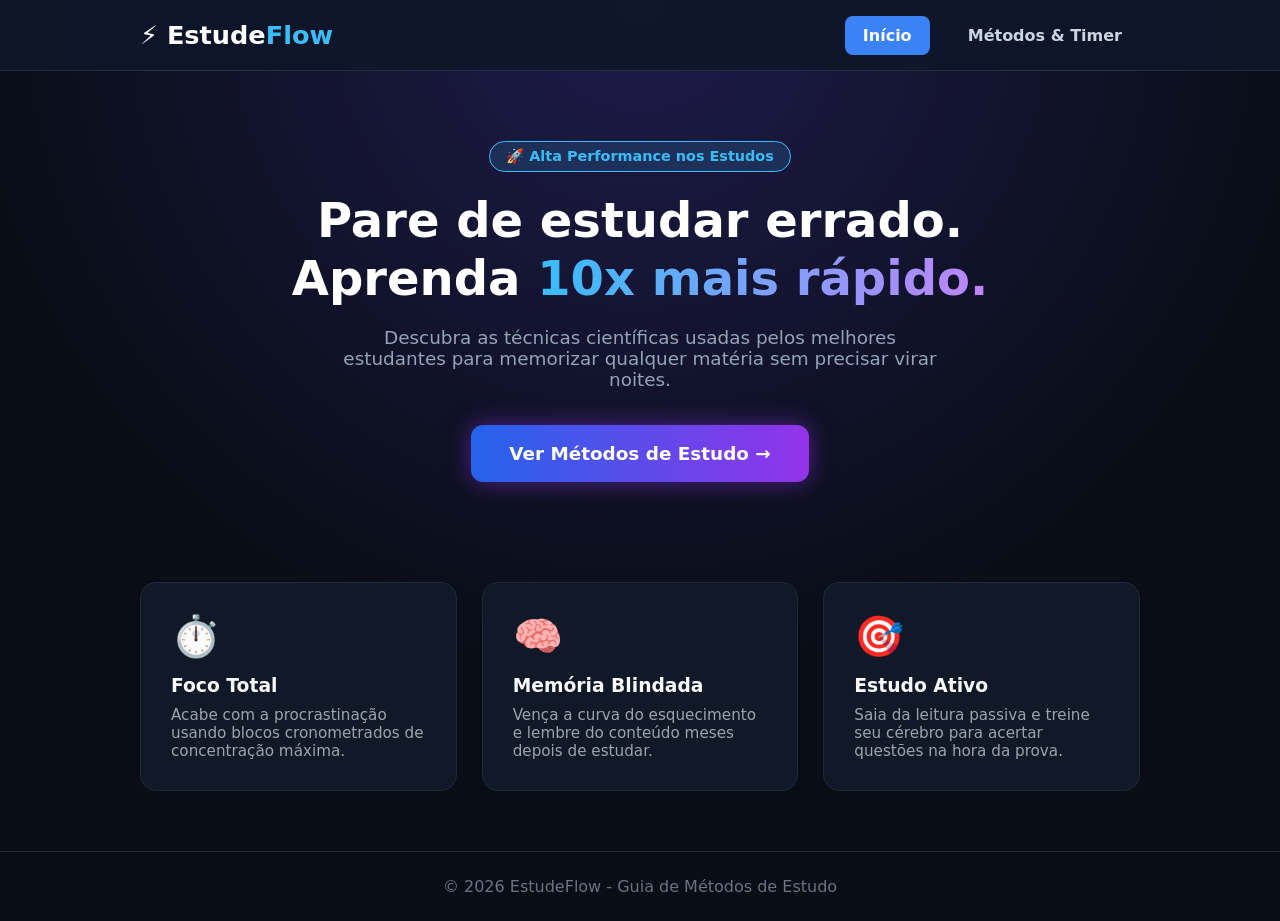
<file: index.html>
<!DOCTYPE html>
<html lang="pt-BR">
<head>
    <meta charset="UTF-8">
    <meta name="viewport" content="width=device-width, initial-scale=1.0">
    <title>EstudeFlow - Domine Sua Mente</title>
    <link rel="stylesheet" href="style.css">
</head>
<body>
    <header>
        <div class="container nav-flex">
            <div class="logo">⚡ Estude<span>Flow</span></div>
            <nav>
                <a href="index.html" class="ativo">Início</a>
                <a href="metodos.html">Métodos & Timer</a>
            </nav>
        </div>
    </header>

    <main class="container">
        <section class="hero">
            <span class="badge">🚀 Alta Performance nos Estudos</span>
            <h2>Pare de estudar errado.<br>Aprenda <span class="destaque">10x mais rápido.</span></h2>
            <p>Descubra as técnicas científicas usadas pelos melhores estudantes para memorizar qualquer matéria sem precisar virar noites.</p>
            <a href="metodos.html" class="botao-chamativo">Ver Métodos de Estudo →</a>
        </section>

        <section class="cards">
            <div class="card">
                <div class="icone">⏱️</div>
                <h3>Foco Total</h3>
                <p>Acabe com a procrastinação usando blocos cronometrados de concentração máxima.</p>
            </div>
            <div class="card">
                <div class="icone">🧠</div>
                <h3>Memória Blindada</h3>
                <p>Vença a curva do esquecimento e lembre do conteúdo meses depois de estudar.</p>
            </div>
            <div class="card">
                <div class="icone">🎯</div>
                <h3>Estudo Ativo</h3>
                <p>Saia da leitura passiva e treine seu cérebro para acertar questões na hora da prova.</p>
            </div>
        </section>
    </main>

    <footer>
        <p>© 2026 EstudeFlow - Guia de Métodos de Estudo</p>
    </footer>
</body>
</html>
</file>
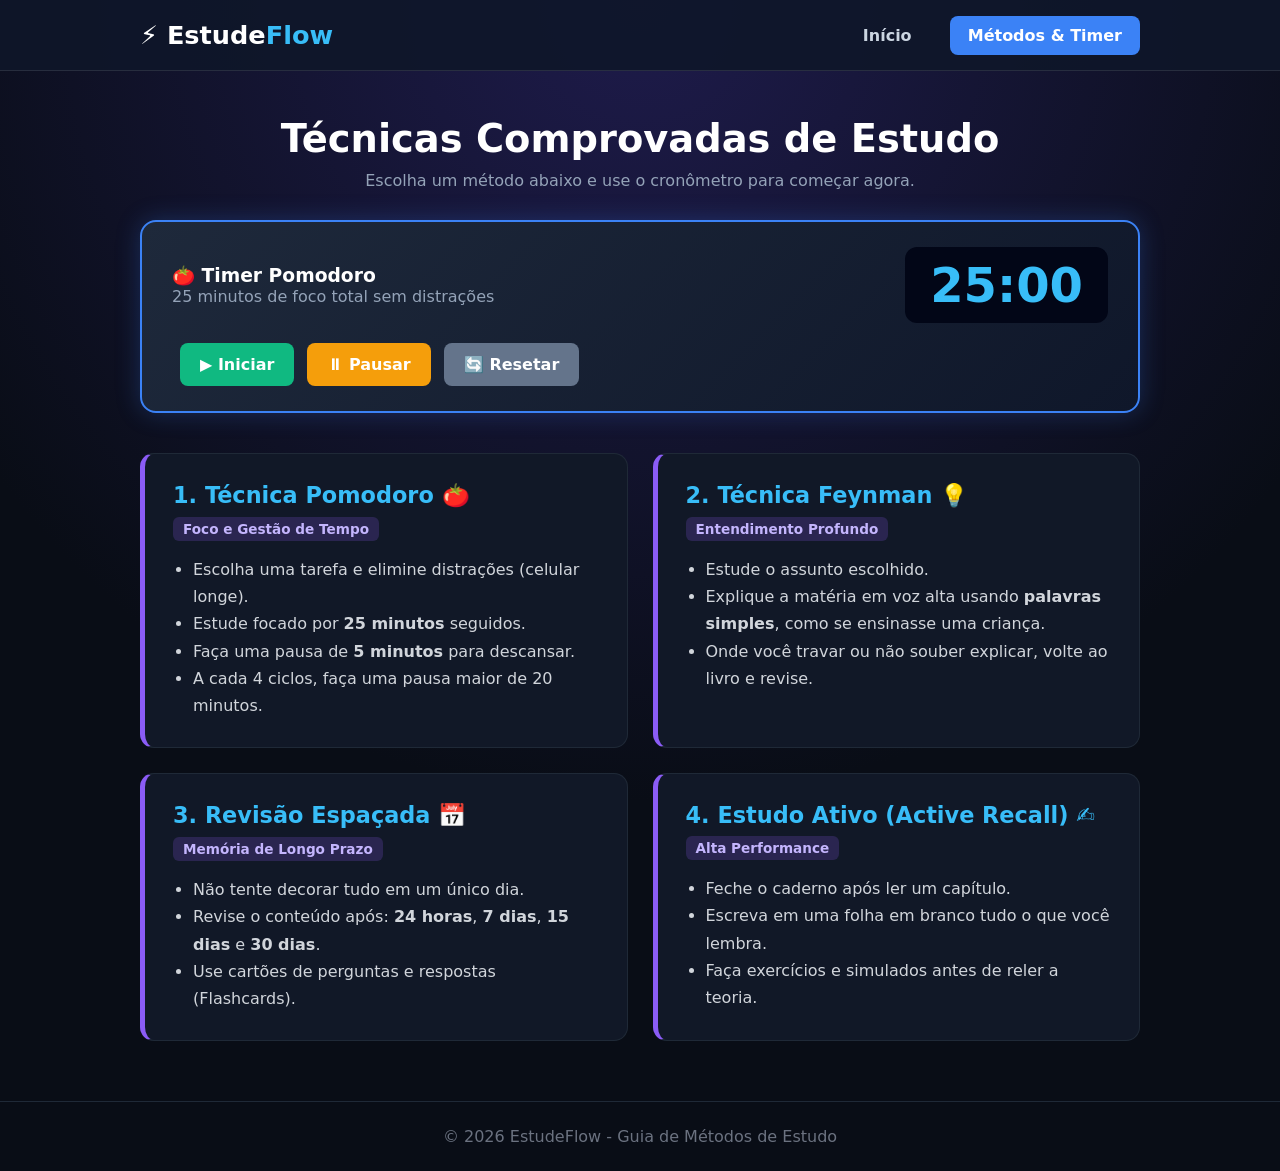
<file: metodos.html>
<!DOCTYPE html>
<html lang="pt-BR">
<head>
    <meta charset="UTF-8">
    <meta name="viewport" content="width=device-width, initial-scale=1.0">
    <title>Métodos de Estudo - EstudeFlow</title>
    <link rel="stylesheet" href="style.css">
</head>
<body>
    <header>
        <div class="container nav-flex">
            <div class="logo">⚡ Estude<span>Flow</span></div>
            <nav>
                <a href="index.html">Início</a>
                <a href="metodos.html" class="ativo">Métodos & Timer</a>
            </nav>
        </div>
    </header>

    <main class="container">
        <div class="titulo-pagina">
            <h2>Técnicas Comprovadas de Estudo</h2>
            <p>Escolha um método abaixo e use o cronômetro para começar agora.</p>
        </div>

        <!-- Cronômetro Interativo -->
        <div class="timer-box">
            <div>
                <h3>🍅 Timer Pomodoro</h3>
                <p class="sub-timer">25 minutos de foco total sem distrações</p>
            </div>
            <div id="visor" class="timer-display">25:00</div>
            <div class="timer-botoes">
                <button class="btn-iniciar" onclick="iniciar()">▶ Iniciar</button>
                <button class="btn-pausar" onclick="pausar()">⏸ Pausar</button>
                <button class="btn-resetar" onclick="resetar()">🔄 Resetar</button>
            </div>
        </div>

        <!-- Métodos -->
        <div class="grid-metodos">
            <div class="metodo">
                <h3>1. Técnica Pomodoro 🍅</h3>
                <span class="tag">Foco e Gestão de Tempo</span>
                <ul>
                    <li>Escolha uma tarefa e elimine distrações (celular longe).</li>
                    <li>Estude focado por <strong>25 minutos</strong> seguidos.</li>
                    <li>Faça uma pausa de <strong>5 minutos</strong> para descansar.</li>
                    <li>A cada 4 ciclos, faça uma pausa maior de 20 minutos.</li>
                </ul>
            </div>

            <div class="metodo">
                <h3>2. Técnica Feynman 💡</h3>
                <span class="tag">Entendimento Profundo</span>
                <ul>
                    <li>Estude o assunto escolhido.</li>
                    <li>Explique a matéria em voz alta usando <strong>palavras simples</strong>, como se ensinasse uma criança.</li>
                    <li>Onde você travar ou não souber explicar, volte ao livro e revise.</li>
                </ul>
            </div>

            <div class="metodo">
                <h3>3. Revisão Espaçada 📅</h3>
                <span class="tag">Memória de Longo Prazo</span>
                <ul>
                    <li>Não tente decorar tudo em um único dia.</li>
                    <li>Revise o conteúdo após: <strong>24 horas</strong>, <strong>7 dias</strong>, <strong>15 dias</strong> e <strong>30 dias</strong>.</li>
                    <li>Use cartões de perguntas e respostas (Flashcards).</li>
                </ul>
            </div>

            <div class="metodo">
                <h3>4. Estudo Ativo (Active Recall) ✍️</h3>
                <span class="tag">Alta Performance</span>
                <ul>
                    <li>Feche o caderno após ler um capítulo.</li>
                    <li>Escreva em uma folha em branco tudo o que você lembra.</li>
                    <li>Faça exercícios e simulados antes de reler a teoria.</li>
                </ul>
            </div>
        </div>
    </main>

    <footer>
        <p>© 2026 EstudeFlow - Guia de Métodos de Estudo</p>
    </footer>

    <script>
        let segundosTotais = 25 * 60;
        let cronometro = null;

        function atualizarTela() {
            let min = Math.floor(segundosTotais / 60);
            let seg = segundosTotais % 60;
            document.getElementById("visor").innerText = 
                (min < 10 ? "0" : "") + min + ":" + (seg < 10 ? "0" : "") + seg;
        }

        function iniciar() {
            if (cronometro !== null) return;
            cronometro = setInterval(function() {
                if (segundosTotais > 0) {
                    segundosTotais--;
                    atualizarTela();
                } else {
                    clearInterval(cronometro);
                    cronometro = null;
                    alert("Tempo esgotado! Faça uma pausa de 5 minutos.");
                }
            }, 1000);
        }

        function pausar() {
            clearInterval(cronometro);
            cronometro = null;
        }

        function resetar() {
            pausar();
            segundosTotais = 25 * 60;
            atualizarTela();
        }
    </script>
</body>
</html>
</file>
<file: style.css>
* {
    margin: 0;
    padding: 0;
    box-sizing: border-box;
    font-family: system-ui, -apple-system, 'Segoe UI', Roboto, Helvetica, Arial, sans-serif;
}

body {
    background: radial-gradient(circle at top center, #1e1b4b 0%, #090d16 60%);
    color: #ffffff;
    min-height: 100vh;
    display: flex;
    flex-direction: column;
}

.container {
    width: 90%;
    max-width: 1000px;
    margin: 0 auto;
}

/* Cabeçalho */
header {
    background: rgba(15, 23, 42, 0.9);
    border-bottom: 1px solid rgba(255, 255, 255, 0.1);
    padding: 20px 0;
    position: sticky;
    top: 0;
    z-index: 10;
}

.nav-flex {
    display: flex;
    justify-content: space-between;
    align-items: center;
}

.logo {
    font-size: 1.6rem;
    font-weight: 800;
}

.logo span {
    color: #38bdf8;
}

nav a {
    color: #cbd5e1;
    text-decoration: none;
    margin-left: 15px;
    font-weight: 600;
    padding: 10px 18px;
    border-radius: 8px;
    transition: 0.3s;
}

nav a:hover, nav a.ativo {
    background: #3b82f6;
    color: #ffffff;
}

/* Banner Página Inicial */
.hero {
    text-align: center;
    padding: 70px 20px;
}

.badge {
    display: inline-block;
    background: rgba(56, 189, 248, 0.15);
    color: #38bdf8;
    border: 1px solid #38bdf8;
    padding: 6px 16px;
    border-radius: 50px;
    font-size: 0.9rem;
    font-weight: bold;
    margin-bottom: 20px;
}

.hero h2 {
    font-size: 3rem;
    line-height: 1.2;
    margin-bottom: 20px;
}

.destaque {
    background: linear-gradient(90deg, #38bdf8, #c084fc);
    -webkit-background-clip: text;
    -webkit-text-fill-color: transparent;
}

.hero p {
    color: #94a3b8;
    font-size: 1.15rem;
    max-width: 600px;
    margin: 0 auto 35px auto;
}

.botao-chamativo {
    display: inline-block;
    background: linear-gradient(90deg, #2563eb, #9333ea);
    color: #fff;
    padding: 18px 38px;
    border-radius: 12px;
    text-decoration: none;
    font-weight: bold;
    font-size: 1.15rem;
    box-shadow: 0 0 25px rgba(147, 51, 234, 0.5);
    transition: transform 0.2s, box-shadow 0.2s;
}

.botao-chamativo:hover {
    transform: scale(1.05);
    box-shadow: 0 0 35px rgba(56, 189, 248, 0.8);
}

/* Cards Página Inicial */
.cards {
    display: grid;
    grid-template-columns: repeat(auto-fit, minmax(260px, 1fr));
    gap: 25px;
    margin: 30px 0 60px 0;
}

.card {
    background: #111827;
    border: 1px solid #1f2937;
    padding: 30px;
    border-radius: 16px;
    transition: 0.3s;
}

.card:hover {
    transform: translateY(-8px);
    border-color: #8b5cf6;
    box-shadow: 0 10px 25px rgba(139, 92, 246, 0.2);
}

.card .icone {
    font-size: 2.5rem;
    margin-bottom: 15px;
}

.card h3 {
    margin-bottom: 10px;
    color: #f8fafc;
}

.card p {
    color: #9ca3af;
    font-size: 0.95rem;
}

/* Página de Métodos e Timer */
.titulo-pagina {
    text-align: center;
    margin: 45px 0 30px 0;
}

.titulo-pagina h2 {
    font-size: 2.4rem;
    margin-bottom: 10px;
}

.titulo-pagina p {
    color: #94a3b8;
}

.timer-box {
    background: linear-gradient(135deg, #1e293b, #0f172a);
    border: 2px solid #3b82f6;
    border-radius: 16px;
    padding: 25px 30px;
    margin-bottom: 40px;
    display: flex;
    justify-content: space-between;
    align-items: center;
    flex-wrap: wrap;
    gap: 20px;
    box-shadow: 0 0 25px rgba(59, 130, 246, 0.25);
}

.sub-timer {
    color: #94a3b8;
}

.timer-display {
    font-size: 3rem;
    font-weight: 800;
    color: #38bdf8;
    background: #020617;
    padding: 10px 25px;
    border-radius: 12px;
}

.timer-botoes button {
    border: none;
    padding: 12px 20px;
    border-radius: 8px;
    font-weight: bold;
    font-size: 1rem;
    cursor: pointer;
    color: white;
    margin-left: 8px;
    transition: 0.2s;
}

.timer-botoes button:hover {
    transform: scale(1.05);
}

.btn-iniciar { background: #10b981; }
.btn-pausar { background: #f59e0b; }
.btn-resetar { background: #64748b; }

/* Grid de Métodos */
.grid-metodos {
    display: grid;
    grid-template-columns: repeat(auto-fit, minmax(400px, 1fr));
    gap: 25px;
    margin-bottom: 60px;
}

.metodo {
    background: #111827;
    border: 1px solid #1f2937;
    border-left: 5px solid #8b5cf6;
    padding: 28px;
    border-radius: 14px;
    transition: 0.3s;
}

.metodo:hover {
    transform: translateY(-5px);
    border-color: #38bdf8;
}

.metodo h3 {
    font-size: 1.4rem;
    margin-bottom: 8px;
    color: #38bdf8;
}

.metodo .tag {
    display: inline-block;
    background: rgba(139, 92, 246, 0.2);
    color: #c4b5fd;
    padding: 4px 10px;
    border-radius: 6px;
    font-size: 0.85rem;
    margin-bottom: 15px;
    font-weight: bold;
}

.metodo ul {
    margin-left: 20px;
    color: #d1d5db;
    line-height: 1.7;
}

/* Rodapé */
footer {
    margin-top: auto;
    text-align: center;
    padding: 25px;
    border-top: 1px solid #1f2937;
    color: #6b7280;
}

/* Celular */
@media (max-width: 600px) {
    .hero h2 { font-size: 2.2rem; }
    .grid-metodos { grid-template-columns: 1fr; }
    .timer-box { justify-content: center; text-align: center; }
}
</file>
